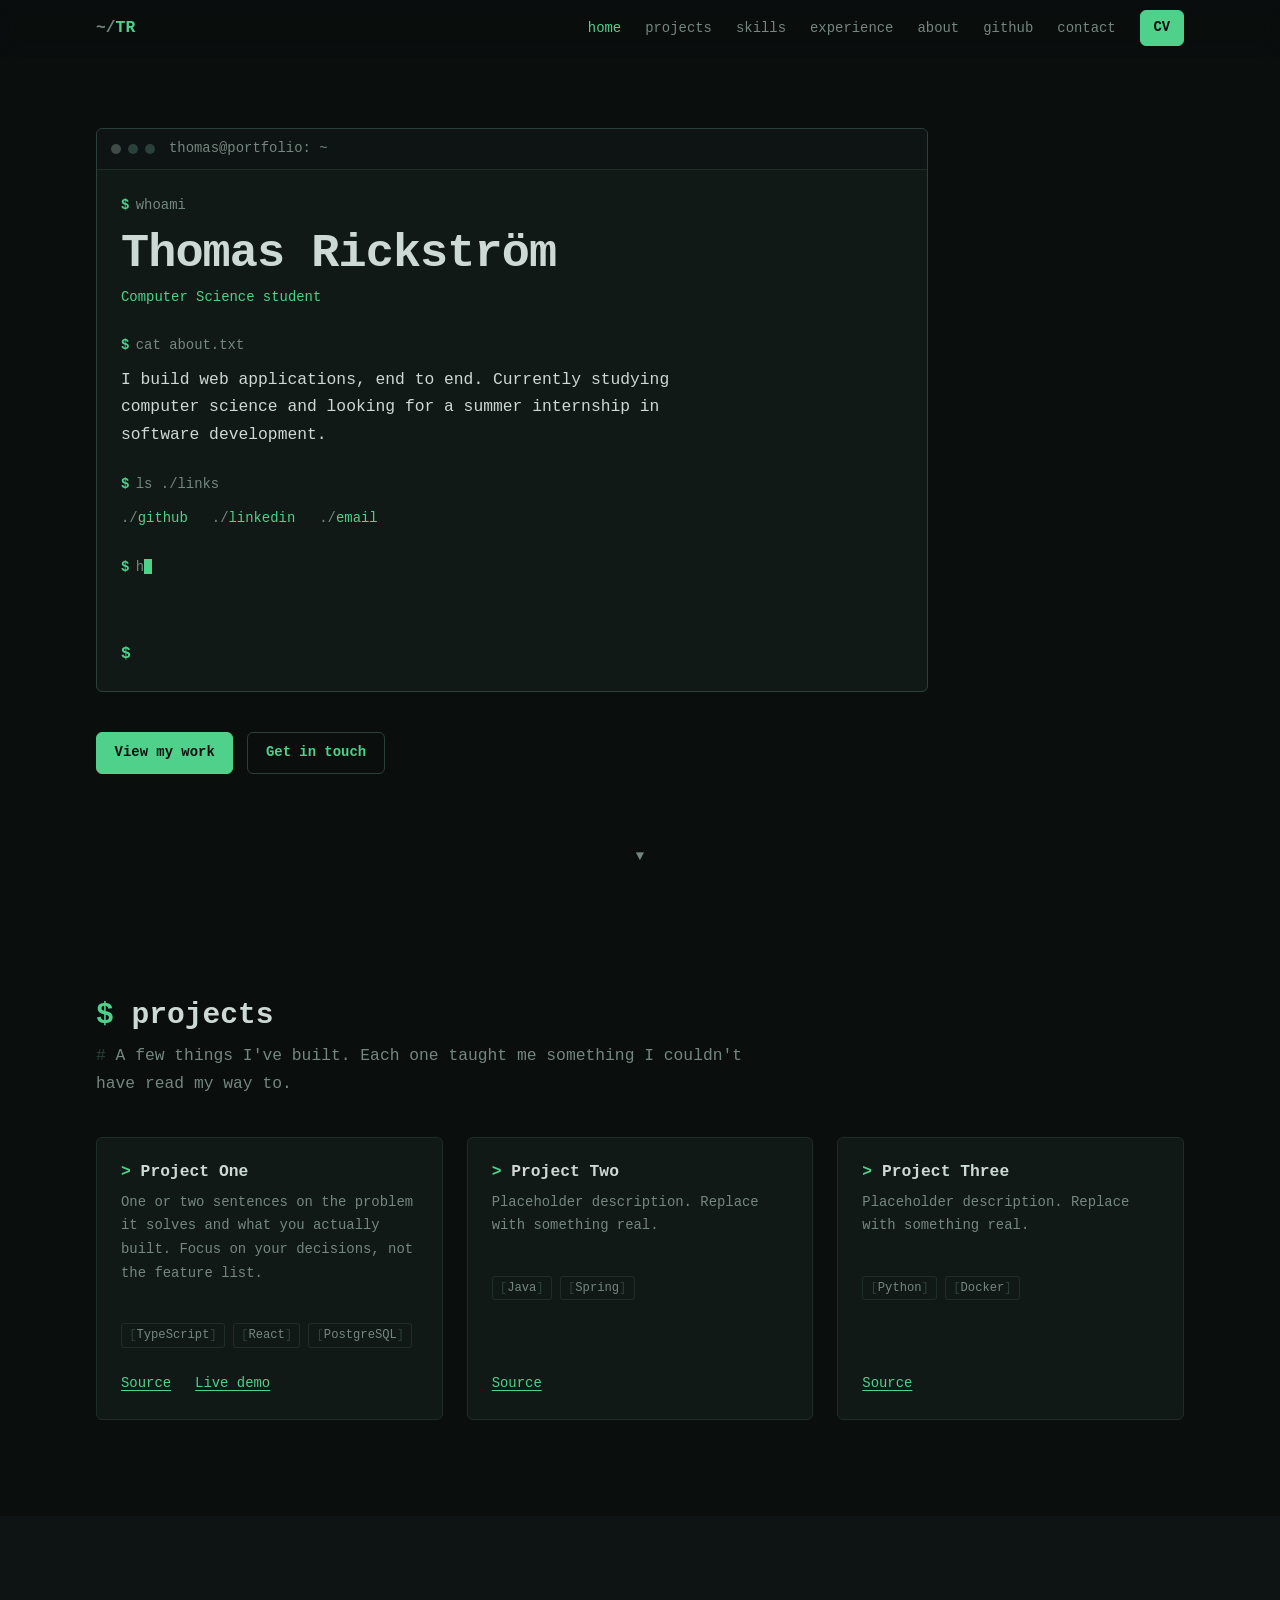
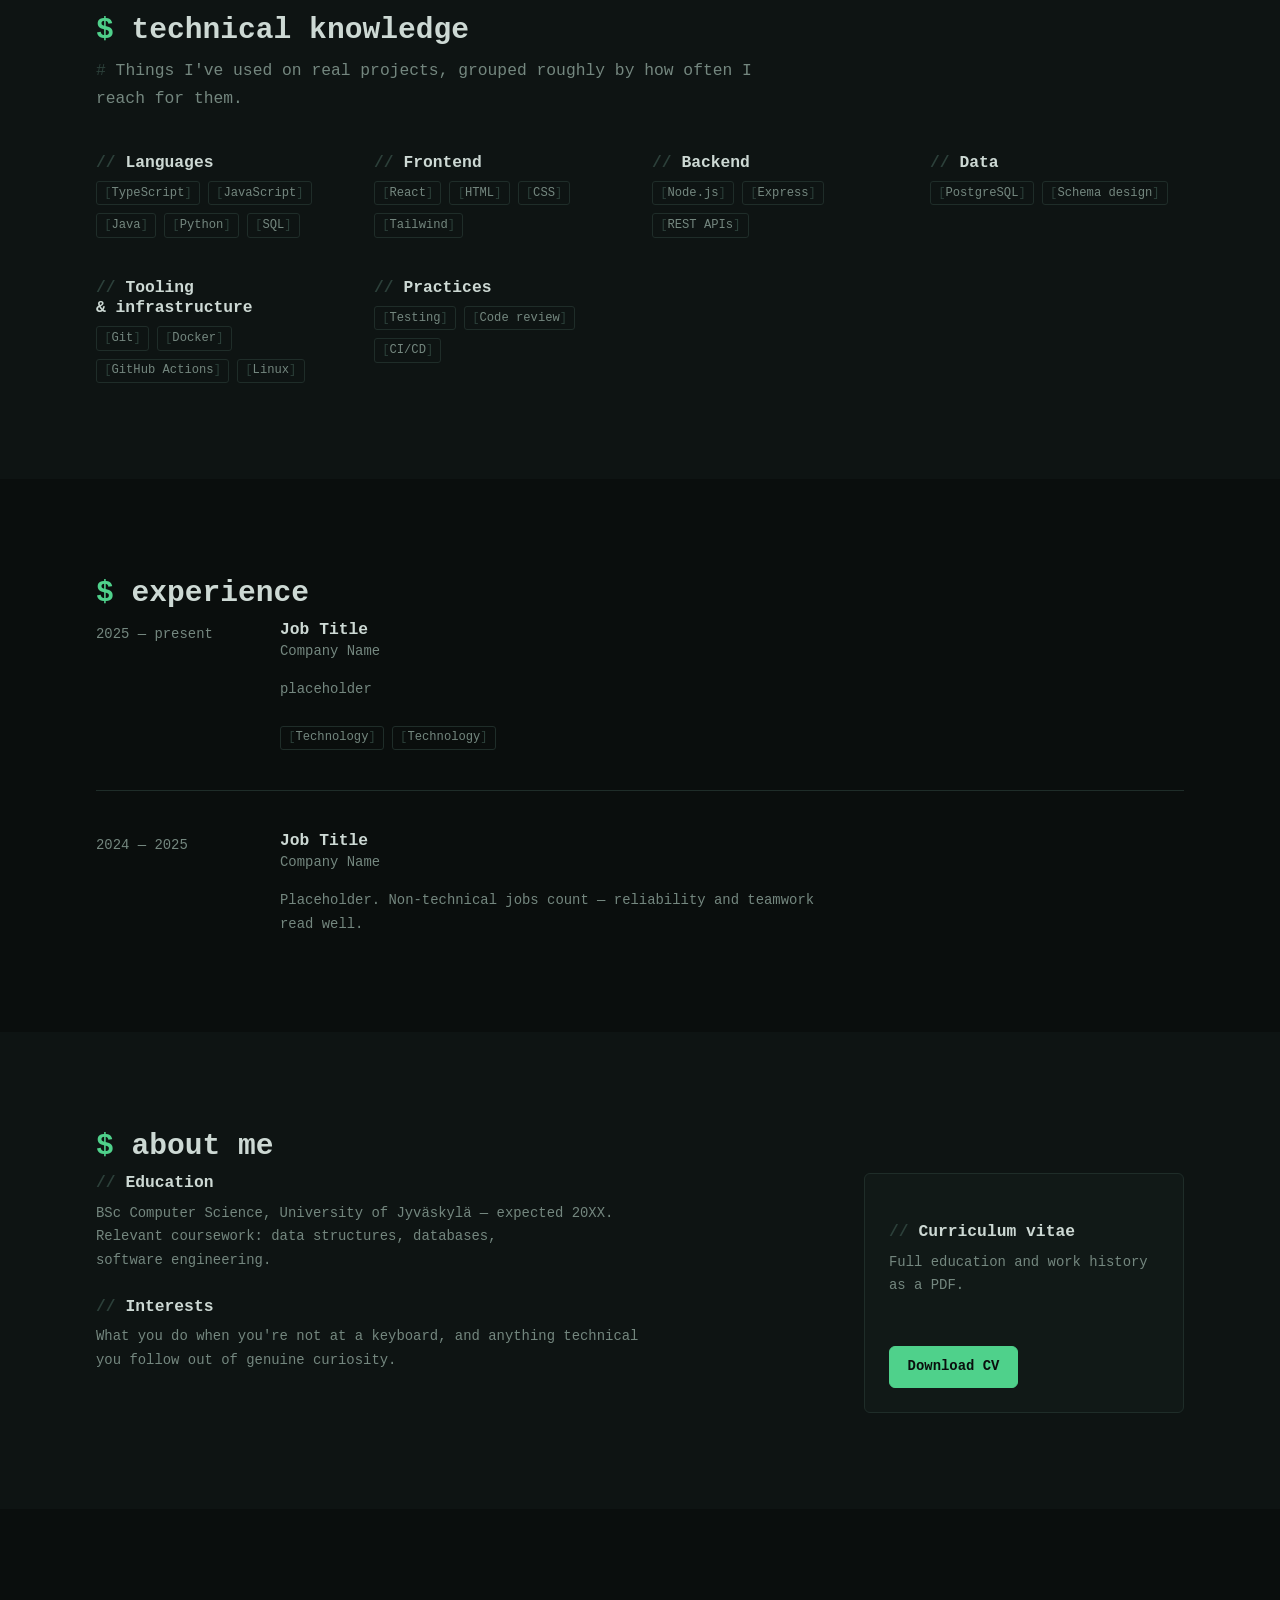
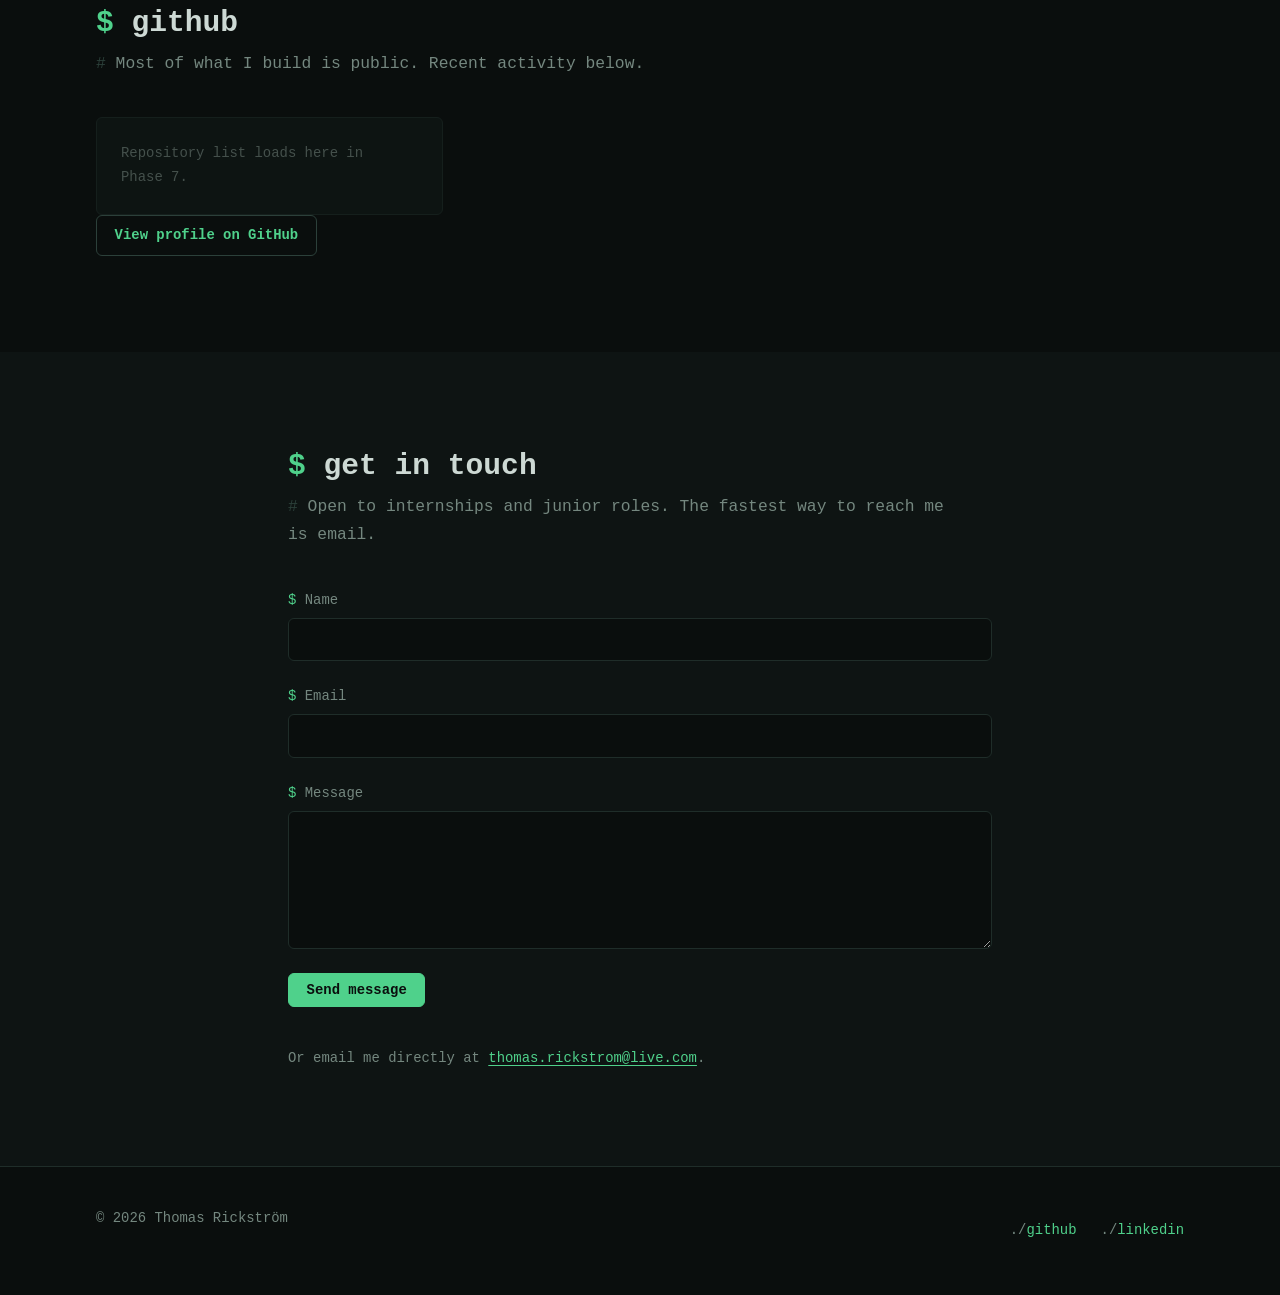
<file: index.html>
<!DOCTYPE html>
<html lang="en">

<head>
  <script>document.documentElement.classList.add('js');</script>
  <meta charset="UTF-8">
  <meta name="viewport" content="width=device-width, initial-scale=1.0">
  <title>Thomas Rickström — Software Developer</title>
  <meta name="description"
    content="Personal portfolio of Thomas Rickström, computer science student and software developer.">
  <link rel="stylesheet" href="style.css">
</head>

<body>

  <a class="skip-link" href="#main">Skip to content</a>

  <header class="site-header" id="site-header">
    <div class="container header-inner">
      <!-- The path suffix is decorative and changes as you scroll, so it's
           hidden from assistive tech and the link keeps a stable label. -->
      <a class="brand" href="#home" aria-label="Home">TR<span class="brand-path" id="brand-path"
          aria-hidden="true"></span></a>

      <nav class="nav" aria-label="Main">
        <ul class="nav-list">
          <li><a href="#home">Home</a></li>
          <li><a href="#projects">Projects</a></li>
          <li><a href="#skills">Skills</a></li>
          <li><a href="#experience">Experience</a></li>
          <li><a href="#about">About</a></li>
          <li><a href="#github">GitHub</a></li>
          <li><a href="#contact">Contact</a></li>
        </ul>
      </nav>

      <a class="btn btn-sm" href="cv.pdf" download>CV</a>
    </div>
  </header>

  <main id="main">

    <!-- ===================== HERO ===================== -->
    <section id="home" class="hero">
      <div class="container">

        <div class="terminal">
          <div class="terminal-bar">
            <span class="terminal-dots" aria-hidden="true"><i></i><i></i><i></i></span>
            <span class="terminal-title">thomas@portfolio: ~</span>
          </div>


          <div class="terminal-body" id="terminal">

            <div class="boot">
              <div class="step">
                <p class="cmd"><span class="prompt" aria-hidden="true">$</span><span class="typed">whoami</span></p>
                <div class="out">
                  <h1>Thomas Rickström</h1>
                  <p class="eyebrow">Computer Science student</p>
                </div>
              </div>

              <div class="step">
                <p class="cmd"><span class="prompt" aria-hidden="true">$</span><span class="typed">cat about.txt</span>
                </p>
                <div class="out">
                  <p class="lead">
                    I build web applications, end to end. Currently studying computer science
                    and looking for a summer internship in software development.
                  </p>
                </div>
              </div>

              <div class="step">
                <p class="cmd"><span class="prompt" aria-hidden="true">$</span><span class="typed">ls ./links</span></p>
                <div class="out">
                  <ul class="social">
                    <li><a href="https://github.com/GaffGit">github</a></li>
                    <li><a href="https://www.linkedin.com/in/thomas-rickstrom-44719b3b7">linkedin</a></li>
                    <li><a href="mailto:thomas.rickstrom@live.com">email</a></li>
                  </ul>
                </div>
              </div>

              <div class="step">
                  <p class="cmd"><span class="prompt" aria-hidden="true">$</span><span class="typed">help</span></p>
                <div class="out">
                  <p>available commands: help, ls, cd &lt;section&gt;, clear</p>
                </div>
              </div>
            </div>

            <!-- Command output lands here. aria-live means screen readers
                 announce new output without the user having to hunt for it. -->
            <div class="history" id="history" aria-live="polite"></div>

            <!-- Hidden until the boot sequence finishes. Stays hidden without
                 JavaScript, because an input that does nothing is worse than none. -->
            <form class="prompt-line" id="prompt-form" hidden>
              <label class="sr-only" for="cmd-input">Enter a command</label>
              <span class="prompt" aria-hidden="true">$</span>
              <input id="cmd-input" type="text" autocomplete="off" autocapitalize="off" autocorrect="off"
                spellcheck="false">
            </form>

            <!-- Static cursor shown pre-JS; replaced by the live prompt above. -->
            <p class="cmd" id="boot-cursor"><span class="prompt" aria-hidden="true">$</span><span class="cursor"
                aria-hidden="true"></span></p>
          </div>
        </div>

        <div class="hero-actions">
          <a class="btn" href="#projects">View my work</a>
          <a class="btn btn-ghost" href="#contact">Get in touch</a>
        </div>

      </div>

      <a class="scroll-cue" href="#projects" aria-label="Scroll to projects">
        <span aria-hidden="true">▼</span>
      </a>
    </section>

    <!-- ===================== PROJECTS ===================== -->
    <section id="projects" class="section">
      <div class="container">
        <h2 class="section-title">Projects</h2>
        <p class="section-intro">
          A few things I've built. Each one taught me something I couldn't have read my way to.
        </p>

        <!-- NOTE: this list is rendered from PostgreSQL
             via GET /api/projects. Hardcoded for now. -->
        <ul class="card-grid">

          <li class="card">
            <h3 class="card-title">Project One</h3>
            <p class="card-body">
              One or two sentences on the problem it solves and what you actually built.
              Focus on your decisions, not the feature list.
            </p>
            <ul class="tags">
              <li>TypeScript</li>
              <li>React</li>
              <li>PostgreSQL</li>
            </ul>
            <div class="card-links">
              <a href="#">Source</a>
              <a href="#">Live demo</a>
            </div>
          </li>

          <li class="card">
            <h3 class="card-title">Project Two</h3>
            <p class="card-body">
              Placeholder description. Replace with something real.
            </p>
            <ul class="tags">
              <li>Java</li>
              <li>Spring</li>
            </ul>
            <div class="card-links">
              <a href="#">Source</a>
            </div>
          </li>

          <li class="card">
            <h3 class="card-title">Project Three</h3>
            <p class="card-body">
              Placeholder description. Replace with something real.
            </p>
            <ul class="tags">
              <li>Python</li>
              <li>Docker</li>
            </ul>
            <div class="card-links">
              <a href="#">Source</a>
            </div>
          </li>

        </ul>
      </div>
    </section>

    <!-- ===================== SKILLS ===================== -->
    <section id="skills" class="section section-alt">
      <div class="container">
        <h2 class="section-title">Technical knowledge</h2>
        <p class="section-intro">
          Things I've used on real projects, grouped roughly by how often I reach for them.
        </p>

        <div class="skills-grid">
          <div class="skill-group">
            <h3 class="skill-heading">Languages</h3>
            <ul class="tags">
              <li>TypeScript</li>
              <li>JavaScript</li>
              <li>Java</li>
              <li>Python</li>
              <li>SQL</li>
            </ul>
          </div>

          <div class="skill-group">
            <h3 class="skill-heading">Frontend</h3>
            <ul class="tags">
              <li>React</li>
              <li>HTML</li>
              <li>CSS</li>
              <li>Tailwind</li>
            </ul>
          </div>

          <div class="skill-group">
            <h3 class="skill-heading">Backend</h3>
            <ul class="tags">
              <li>Node.js</li>
              <li>Express</li>
              <li>REST APIs</li>
            </ul>
          </div>

          <div class="skill-group">
            <h3 class="skill-heading">Data</h3>
            <ul class="tags">
              <li>PostgreSQL</li>
              <li>Schema design</li>
            </ul>
          </div>

          <div class="skill-group">
            <h3 class="skill-heading">Tooling &amp; infrastructure</h3>
            <ul class="tags">
              <li>Git</li>
              <li>Docker</li>
              <li>GitHub Actions</li>
              <li>Linux</li>
            </ul>
          </div>

          <div class="skill-group">
            <h3 class="skill-heading">Practices</h3>
            <ul class="tags">
              <li>Testing</li>
              <li>Code review</li>
              <li>CI/CD</li>
            </ul>
          </div>
        </div>
      </div>
    </section>

    <!-- ===================== EXPERIENCE ===================== -->
    <section id="experience" class="section">
      <div class="container">
        <h2 class="section-title">Experience</h2>

        <ol class="timeline">
          <li class="timeline-item">
            <div class="timeline-meta">
              <span class="timeline-date">2025 — present</span>
            </div>
            <div class="timeline-body">
              <h3 class="timeline-role">Job Title</h3>
              <p class="timeline-org">Company Name</p>
              <p>
                placeholder
              </p>
              <ul class="tags">
                <li>Technology</li>
                <li>Technology</li>
              </ul>
            </div>
          </li>

          <li class="timeline-item">
            <div class="timeline-meta">
              <span class="timeline-date">2024 — 2025</span>
            </div>
            <div class="timeline-body">
              <h3 class="timeline-role">Job Title</h3>
              <p class="timeline-org">Company Name</p>
              <p>Placeholder. Non-technical jobs count — reliability and teamwork read well.</p>
            </div>
          </li>
        </ol>
      </div>
    </section>

    <!-- ===================== ABOUT ===================== -->
    <section id="about" class="section section-alt">
      <div class="container">
        <h2 class="section-title">About me</h2>

        <div class="about-grid">
          <div>
            <h3 class="skill-heading">Education</h3>
            <p>
              BSc Computer Science, University of Jyväskylä — expected 20XX.<br>
              Relevant coursework: data structures, databases, software engineering.
            </p>

            <h3 class="skill-heading">Interests</h3>
            <p>
              What you do when you're not at a keyboard, and anything technical you
              follow out of genuine curiosity.
            </p>
          </div>

          <aside class="about-aside" id="cv">
            <h3 class="skill-heading">Curriculum vitae</h3>
            <p>Full education and work history as a PDF.</p>
            <a class="btn" href="cv.pdf" download>Download CV</a>
          </aside>
        </div>
      </div>
    </section>

    <!-- ===================== GITHUB ===================== -->
    <section id="github" class="section">
      <div class="container">
        <h2 class="section-title">GitHub</h2>
        <p class="section-intro">
          Most of what I build is public. Recent activity below.
        </p>

        <!-- NOTE: replaces this with live data from GET /api/github/repos,
             which proxies the GitHub API through our backend so the token stays
             server-side and responses are cached. -->
        <ul class="card-grid" id="github-repos">
          <li class="card card-muted">
            <p class="card-body">Repository list loads here in Phase 7.</p>
          </li>
        </ul>

        <p><a class="btn btn-ghost" href="https://github.com/GaffGit">View profile on GitHub</a></p>
      </div>
    </section>

    <!-- ===================== CONTACT ===================== -->
    <section id="contact" class="section section-alt">
      <div class="container container-narrow">
        <h2 class="section-title">Get in touch</h2>
        <p class="section-intro">
          Open to internships and junior roles. The fastest way to reach me is email.
        </p>

        <!-- NOTE: wire this to POST /api/contact with server-side
             validation and rate limiting. Inert for now. -->
        <form class="contact-form" novalidate>
          <div class="field">
            <label for="name">Name</label>
            <input type="text" id="name" name="name" autocomplete="name" required>
          </div>

          <div class="field">
            <label for="email">Email</label>
            <input type="email" id="email" name="email" autocomplete="email" required>
          </div>

          <div class="field">
            <label for="message">Message</label>
            <textarea id="message" name="message" rows="5" required></textarea>
          </div>

          <button class="btn" type="submit">Send message</button>
        </form>

        <p class="contact-fallback">
          Or email me directly at <a href="mailto:thomas.rickstrom@live.com">thomas.rickstrom@live.com</a>.
        </p>
      </div>
    </section>

  </main>

  <footer class="site-footer">
    <div class="container footer-inner">
      <p>&copy; <span id="year">2026</span> Thomas Rickström</p>
      <ul class="social">
        <li><a href="https://github.com/GaffGit">github</a></li>
        <li><a href="https://www.linkedin.com/in/thomas-rickstrom-44719b3b7">linkedin</a></li>
      </ul>
    </div>
  </footer>

  <script src="main.js" defer></script>
</body>

</html>
</file>
<file: style.css>
/* =========================================================================
   Portfolio — terminal theme
   Organised as: tokens → reset → layout → components → sections → responsive
   ========================================================================= */

/* -------------------------------------------------------------------------
   1. Design tokens
   Dark-only by design: a terminal aesthetic has no coherent light variant,
   so we commit rather than compromise. color-scheme tells the browser to
   render scrollbars and form controls dark too.
   ------------------------------------------------------------------------- */
:root {
  color-scheme: dark;

  --bg:            #0a0e0d;
  --bg-alt:        #0e1413;
  --surface:       #111917;
  --border:        #1f2d29;
  --border-bright: #2c403a;
  --text:          #cdd9d4;
  --text-muted:    #74877f;
  --accent:        #4fd18b;
  --accent-hover:  #7fe5b0;
  --accent-soft:   #10221b;

  --font-mono: ui-monospace, "JetBrains Mono", "Cascadia Code", "SF Mono",
               Menlo, Consolas, "Liberation Mono", monospace;

  --step--1: clamp(0.80rem, 0.77rem + 0.14vw, 0.87rem);
  --step-0:  clamp(0.94rem, 0.90rem + 0.18vw, 1.02rem);
  --step-1:  clamp(1.10rem, 1.02rem + 0.38vw, 1.30rem);
  --step-2:  clamp(1.40rem, 1.22rem + 0.80vw, 1.85rem);
  --step-3:  clamp(1.85rem, 1.45rem + 1.85vw, 3.00rem);

  --space-xs: 0.5rem;
  --space-sm: 0.875rem;
  --space-md: 1.5rem;
  --space-lg: 2.5rem;
  --space-xl: 4rem;
  --space-2xl: 6rem;

  --radius: 6px;
  --header-h: 3.5rem;
  --measure: 68ch;
}

/* -------------------------------------------------------------------------
   2. Reset & base
   ------------------------------------------------------------------------- */
*, *::before, *::after { box-sizing: border-box; }

html {
  scroll-behavior: smooth;
  scroll-padding-top: calc(var(--header-h) + var(--space-md));
}

body {
  margin: 0;
  background: var(--bg);
  color: var(--text);
  font-family: var(--font-mono);
  font-size: var(--step-0);
  line-height: 1.7;
  -webkit-font-smoothing: antialiased;
}

::selection { background: var(--accent); color: var(--bg); }

h1, h2, h3 { line-height: 1.25; text-wrap: balance; margin: 0 0 var(--space-sm); }
h1 { font-size: var(--step-3); letter-spacing: -0.02em; color: var(--text); }
h2 { font-size: var(--step-2); }
h3 { font-size: var(--step-1); }

p { margin: 0 0 var(--space-md); max-width: var(--measure); text-wrap: pretty; }
p:last-child { margin-bottom: 0; }

a {
  color: var(--accent);
  text-decoration-thickness: 1px;
  text-underline-offset: 3px;
}
a:hover { color: var(--accent-hover); }

img { max-width: 100%; height: auto; display: block; }
ul, ol { margin: 0; padding: 0; list-style: none; }

:focus-visible {
  outline: 2px solid var(--accent);
  outline-offset: 3px;
  border-radius: 2px;
}

@media (prefers-reduced-motion: reduce) {
  html { scroll-behavior: auto; }
  *, *::before, *::after {
    animation-duration: 0.01ms !important;
    animation-iteration-count: 1 !important;
    transition-duration: 0.01ms !important;
  }
}

/* -------------------------------------------------------------------------
   3. Layout
   ------------------------------------------------------------------------- */
.container {
  width: min(100% - 2.5rem, 68rem);
  margin-inline: auto;
}
.container-narrow { width: min(100% - 2.5rem, 44rem); }

.section { padding-block: var(--space-2xl); }
.section-alt { background: var(--bg-alt); }

/* Section headings read as shell commands. The "$" is decorative only —
   aria-hidden isn't available on generated content, but screen readers
   still announce the heading text itself, which is what matters. */
.section-title {
  font-weight: 600;
  text-transform: lowercase;
  margin-bottom: var(--space-xs);
}
.section-title::before {
  content: "$ ";
  color: var(--accent);
}

.section-intro {
  color: var(--text-muted);
  font-size: var(--step-0);
  margin-bottom: var(--space-lg);
}
.section-intro::before {
  content: "# ";
  color: var(--border-bright);
}

.skip-link {
  position: absolute;
  left: -9999px;
  top: var(--space-xs);
  background: var(--surface);
  color: var(--text);
  padding: var(--space-xs) var(--space-md);
  border: 1px solid var(--accent);
  border-radius: var(--radius);
  z-index: 100;
}
.skip-link:focus { left: var(--space-md); }

/* -------------------------------------------------------------------------
   4. Header & navigation
   ------------------------------------------------------------------------- */
.site-header {
  position: sticky;
  top: 0;
  z-index: 50;
  background: color-mix(in srgb, var(--bg) 85%, transparent);
  backdrop-filter: blur(10px);
  border-bottom: 1px solid transparent;
  transition: border-color 0.25s ease;
}

/* Phase 2: JavaScript adds .is-scrolled once the page moves. */
.site-header.is-scrolled { border-bottom-color: var(--border); }

.header-inner {
  height: var(--header-h);
  display: flex;
  align-items: center;
  gap: var(--space-md);
}

.brand {
  font-weight: 700;
  font-size: var(--step-0);
  color: var(--accent);
  text-decoration: none;
  flex-shrink: 0;
}
.brand::before { content: "~/"; color: var(--text-muted); }
.brand-path { color: var(--text-muted); font-weight: 400; }

.nav { margin-inline-start: auto; overflow-x: auto; scrollbar-width: none; }
.nav::-webkit-scrollbar { display: none; }

.nav-list {
  display: flex;
  gap: var(--space-md);
  white-space: nowrap;
}

.nav-list a {
  color: var(--text-muted);
  text-decoration: none;
  text-transform: lowercase;
  font-size: var(--step--1);
  padding-block: var(--space-xs);
  border-bottom: 1px solid transparent;
  transition: color 0.15s ease, border-color 0.15s ease;
}
.nav-list a:hover { color: var(--accent); }

/* Phase 2: scroll-spy sets aria-current on the link for the visible section. */
.nav-list a[aria-current="true"] {
  color: var(--accent);
  border-bottom-color: var(--accent);
}

/* -------------------------------------------------------------------------
   5. Buttons & tags
   ------------------------------------------------------------------------- */
.btn {
  display: inline-block;
  background: var(--accent);
  color: var(--bg);
  padding: 0.5rem 1.1rem;
  border: 1px solid var(--accent);
  border-radius: var(--radius);
  font-family: inherit;
  font-size: var(--step--1);
  font-weight: 600;
  text-decoration: none;
  cursor: pointer;
  transition: background-color 0.15s ease, border-color 0.15s ease, color 0.15s ease;
}
.btn:hover {
  background: var(--accent-hover);
  border-color: var(--accent-hover);
  color: var(--bg);
}

.btn-ghost {
  background: transparent;
  color: var(--accent);
  border-color: var(--border-bright);
}
.btn-ghost:hover {
  background: var(--accent-soft);
  border-color: var(--accent);
  color: var(--accent-hover);
}

.btn-sm { padding: 0.3rem 0.8rem; flex-shrink: 0; }

.tags {
  display: flex;
  flex-wrap: wrap;
  gap: var(--space-xs);
  margin-top: var(--space-sm);
}
.tags li {
  font-size: 0.76rem;
  color: var(--text-muted);
  border: 1px solid var(--border);
  border-radius: 3px;
  padding: 0.05rem 0.45rem;
}
.tags li::before { content: "["; color: var(--border-bright); }
.tags li::after  { content: "]"; color: var(--border-bright); }

/* -------------------------------------------------------------------------
   6. Hero — fills exactly one viewport so nothing below peeks in
   ------------------------------------------------------------------------- */
.hero {
  position: relative;
  min-height: calc(100vh - var(--header-h));
  min-height: calc(100svh - var(--header-h));  /* excludes mobile browser chrome */
  display: flex;
  flex-direction: column;
  justify-content: center;
  padding-block: var(--space-lg) var(--space-2xl);
}

/* --- the terminal window ------------------------------------------------ */
.terminal {
  background: var(--surface);
  border: 1px solid var(--border-bright);
  border-radius: var(--radius);
  overflow: hidden;
  max-width: 52rem;
}

.terminal-bar {
  display: flex;
  align-items: center;
  gap: var(--space-sm);
  padding: 0.5rem var(--space-sm);
  background: var(--bg-alt);
  border-bottom: 1px solid var(--border);
}

.terminal-dots { display: flex; gap: 0.4rem; }
.terminal-dots i {
  width: 0.65rem;
  height: 0.65rem;
  border-radius: 50%;
  background: var(--border-bright);
}
.terminal-dots i:first-child { background: #3f4b47; }

.terminal-title {
  font-size: var(--step--1);
  color: var(--text-muted);
}

.terminal-body {
  padding: var(--space-md);
  /* Output accumulates as commands are run. Cap the window and let it scroll
     rather than letting the hero grow past a single screen. */
  max-height: min(68svh, 38rem);
  overflow-y: auto;
  scrollbar-width: thin;
  scrollbar-color: var(--border-bright) transparent;
}

/* --- boot animation ----------------------------------------------------
   Hidden only when JavaScript is present (the .js class is set by an inline
   script in <head>). visibility rather than display, so the terminal keeps
   its final height from the first paint and nothing shifts as text appears. */
.js .boot .step { visibility: hidden; }

.step + .step { margin-top: var(--space-md); }
.out > :last-child { margin-bottom: 0; }

/* --- live prompt -------------------------------------------------------- */
.history:not(:empty) { margin-top: var(--space-md); }
.history .out { margin-top: var(--space-xs); font-size: var(--step--1); color: var(--text-muted); }
.history .out p { margin: 0; white-space: pre-wrap; }
.history .error { color: #e57a7a; }
.history .help p:first-child { color: var(--text); }

.prompt-line {
  display: flex;
  align-items: center;
  margin-top: var(--space-md);
}

.prompt-line input {
  flex: 1;
  min-width: 0;
  font: inherit;
  font-size: var(--step--1);
  color: var(--text);
  background: transparent;
  border: 0;
  padding: 0;
  outline: none;
  caret-color: var(--accent);
}

.sr-only {
  position: absolute;
  width: 1px; height: 1px;
  padding: 0; margin: -1px;
  overflow: hidden;
  clip-path: inset(50%);
  white-space: nowrap;
}

/* --- command lines ------------------------------------------------------ */
.cmd {
  font-size: var(--step--1);
  color: var(--text-muted);
  margin-bottom: var(--space-xs);
}
.cmd:last-child { margin-bottom: 0; }

.prompt { color: var(--accent); font-weight: 700; margin-right: 0.4rem; }

.cursor {
  display: inline-block;
  width: 0.55em;
  height: 1.05em;
  background: var(--accent);
  vertical-align: -0.18em;
  animation: blink 1.1s steps(1) infinite;
}
@keyframes blink { 50% { opacity: 0; } }

.terminal-body h1 { margin-bottom: 0.15rem; }

.eyebrow {
  font-size: var(--step--1);
  color: var(--accent);
  margin-bottom: var(--space-md);
}

.lead {
  color: var(--text);
  max-width: 58ch;
  margin-bottom: var(--space-md);
}

.social { display: flex; flex-wrap: wrap; gap: var(--space-md); }
.social a {
  font-size: var(--step--1);
  color: var(--accent);
  text-decoration: none;
}
.social a::before { content: "./"; color: var(--text-muted); }
.social a:hover { text-decoration: underline; }

.hero-actions {
  display: flex;
  flex-wrap: wrap;
  gap: var(--space-sm);
  margin-top: var(--space-lg);
}

/* --- scroll cue --------------------------------------------------------- */
.scroll-cue {
  position: absolute;
  bottom: var(--space-md);
  left: 50%;
  translate: -50% 0;
  color: var(--text-muted);
  text-decoration: none;
  font-size: var(--step--1);
  padding: var(--space-xs);
  animation: nudge 2.2s ease-in-out infinite;
}
.scroll-cue:hover { color: var(--accent); }
@keyframes nudge {
  0%, 100% { transform: translateY(0); }
  50%      { transform: translateY(4px); }
}

/* -------------------------------------------------------------------------
   7. Cards (projects, GitHub repos)
   ------------------------------------------------------------------------- */
.card-grid {
  display: grid;
  grid-template-columns: repeat(auto-fill, minmax(17rem, 1fr));
  gap: var(--space-md);
}

.card {
  display: flex;
  flex-direction: column;
  background: var(--surface);
  border: 1px solid var(--border);
  border-radius: var(--radius);
  padding: var(--space-md);
  transition: border-color 0.18s ease, background-color 0.18s ease;
}
.card:hover { border-color: var(--accent); background: var(--accent-soft); }

.card-title { margin-bottom: var(--space-xs); font-size: var(--step-0); }
.card-title::before { content: "> "; color: var(--accent); }

.card-body { color: var(--text-muted); font-size: var(--step--1); }
.card-muted { opacity: 0.55; }

/* Pushes links to the bottom so cards of differing heights line up. */
.card-links {
  display: flex;
  gap: var(--space-md);
  margin-top: auto;
  padding-top: var(--space-md);
  font-size: var(--step--1);
}

/* -------------------------------------------------------------------------
   8. Skills
   ------------------------------------------------------------------------- */
.skills-grid {
  display: grid;
  grid-template-columns: repeat(auto-fit, minmax(14rem, 1fr));
  gap: var(--space-lg) var(--space-md);
}

.skill-heading {
  font-size: var(--step-0);
  font-weight: 600;
  color: var(--text);
  margin-bottom: var(--space-xs);
}
.skill-heading::before { content: "// "; color: var(--border-bright); }
.skill-group .tags { margin-top: 0; }

/* -------------------------------------------------------------------------
   9. Experience timeline
   ------------------------------------------------------------------------- */
.timeline { display: grid; gap: var(--space-lg); }

.timeline-item {
  display: grid;
  grid-template-columns: 10rem 1fr;
  gap: var(--space-md);
  padding-top: var(--space-lg);
  border-top: 1px solid var(--border);
}
.timeline-item:first-child { padding-top: 0; border-top: none; }

.timeline-date { font-size: var(--step--1); color: var(--text-muted); }

.timeline-role { margin-bottom: 0; font-size: var(--step-0); }
.timeline-org {
  color: var(--accent);
  font-size: var(--step--1);
  margin-bottom: var(--space-sm);
}
.timeline-body p { font-size: var(--step--1); color: var(--text-muted); }

/* -------------------------------------------------------------------------
   10. About
   ------------------------------------------------------------------------- */
.about-grid {
  display: grid;
  grid-template-columns: 1fr minmax(15rem, 20rem);
  gap: var(--space-xl);
  align-items: start;
}
.about-grid p { font-size: var(--step--1); color: var(--text-muted); }
.about-grid .skill-heading { margin-top: var(--space-md); }
.about-grid > div > .skill-heading:first-child { margin-top: 0; }

.about-aside {
  background: var(--surface);
  border: 1px solid var(--border);
  border-radius: var(--radius);
  padding: var(--space-md);
}
.about-aside .btn { margin-top: var(--space-md); }

/* -------------------------------------------------------------------------
   11. Contact form
   ------------------------------------------------------------------------- */
.contact-form { display: grid; gap: var(--space-md); }

.field { display: grid; gap: 0.35rem; }

.field label { font-size: var(--step--1); color: var(--text-muted); }
.field label::before { content: "$ "; color: var(--accent); }

.field input,
.field textarea {
  font: inherit;
  font-size: var(--step--1);
  color: var(--text);
  background: var(--bg);
  border: 1px solid var(--border);
  border-radius: var(--radius);
  padding: 0.55rem 0.7rem;
  width: 100%;
  resize: vertical;
}
.field input:focus-visible,
.field textarea:focus-visible { border-color: var(--accent); }

.contact-form .btn { justify-self: start; }

.contact-fallback {
  margin-top: var(--space-lg);
  font-size: var(--step--1);
  color: var(--text-muted);
}

/* -------------------------------------------------------------------------
   12. Footer
   ------------------------------------------------------------------------- */
.site-footer {
  border-top: 1px solid var(--border);
  padding-block: var(--space-lg);
  font-size: var(--step--1);
  color: var(--text-muted);
}
.footer-inner {
  display: flex;
  flex-wrap: wrap;
  gap: var(--space-md);
  justify-content: space-between;
  align-items: center;
}

/* -------------------------------------------------------------------------
   13. Responsive
   The grids above are intrinsically responsive, so only the two fixed-column
   layouts and a little spacing need adjusting.
   ------------------------------------------------------------------------- */
@media (max-width: 48rem) {
  :root { --space-2xl: 3.5rem; }

  .timeline-item,
  .about-grid {
    grid-template-columns: 1fr;
    gap: var(--space-sm);
  }
  .about-grid { gap: var(--space-lg); }

  /* The nav scrolls sideways when the links stop fitting. Its scrollbar is
     hidden, so fade the right edge instead: a link dissolving off the edge
     reads as "there is more this way", where a hard cut just looks clipped.
     A mask uses only the alpha of the gradient, so the colour is arbitrary.

     Scoped to this breakpoint because CSS cannot ask "does this overflow?" —
     that needs JS (nav.scrollWidth > nav.clientWidth). The width is a good
     enough proxy here and costs one declaration instead of a resize handler. */
  .nav {
    margin-inline: auto 0;
    mask-image: linear-gradient(to right, #000 85%, transparent);
  }
  .nav-list { gap: var(--space-sm); }

  .terminal-body { padding: var(--space-sm); }
  .scroll-cue { display: none; }
}
</file>
